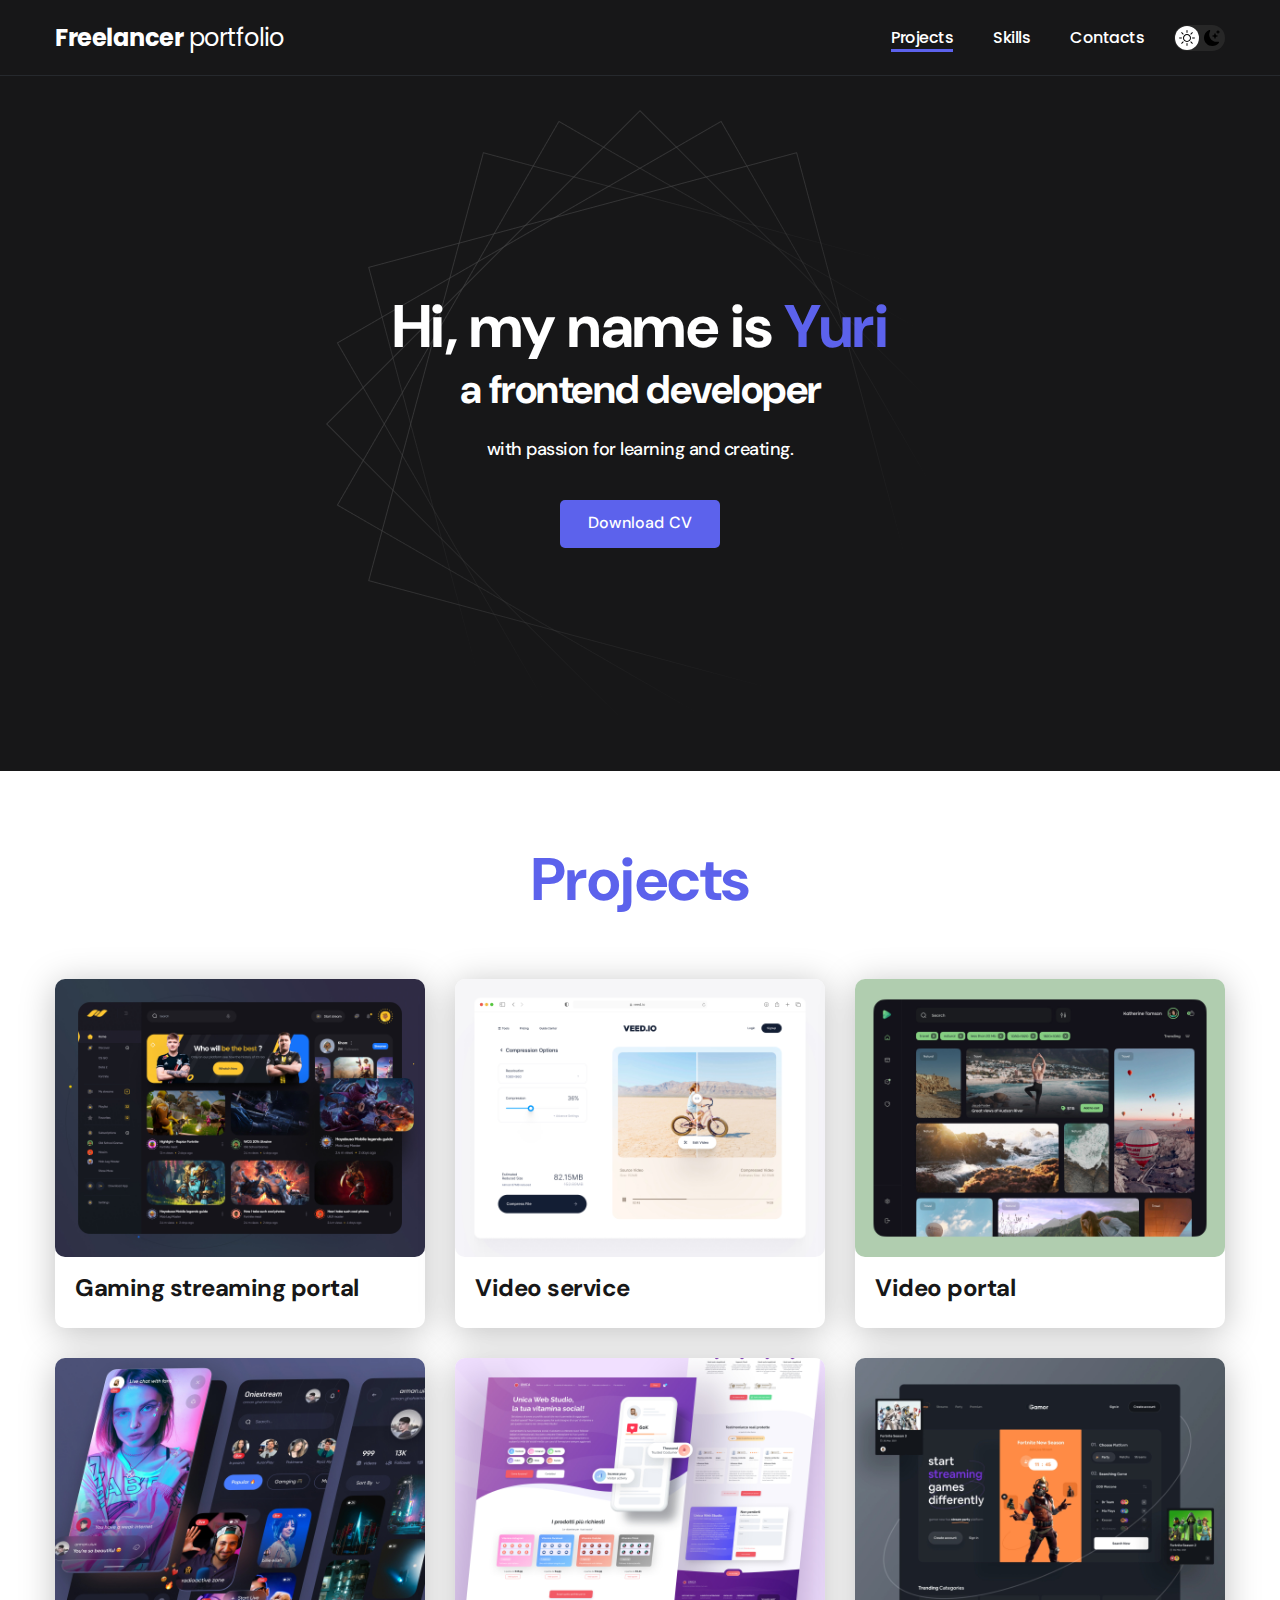
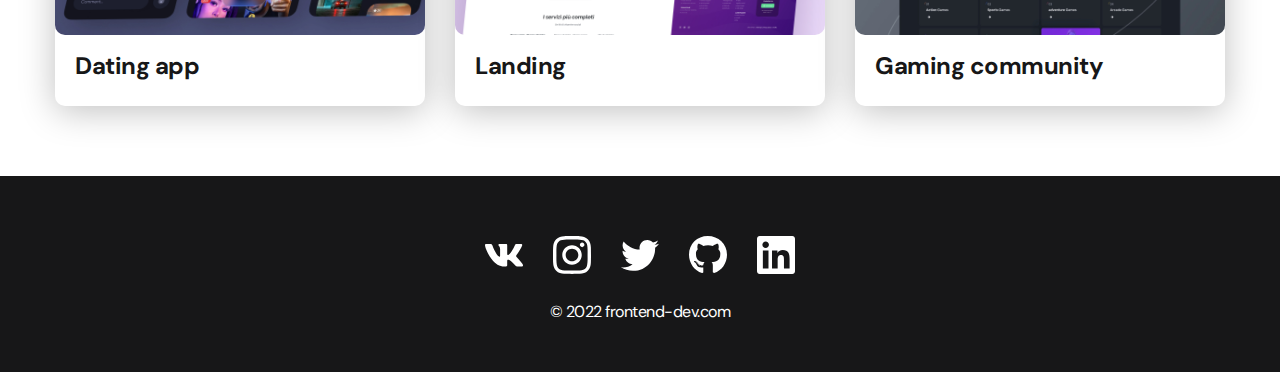
<file: index.html>
<!DOCTYPE html>
<html lang="en">
<head>
    <meta charset="UTF-8">
    <meta name="viewport" content="width=device-width, initial-scale=1.0">
    <title>Freelancer portfolio</title>
    <link rel="stylesheet" href="css/main.css">
    <script src="./js/main.js" defer></script>
</head>
<body>
    <nav class="nav">
        <div class="container">

            <div class="nav-row">
                <a href="./index.html" class="logo"><strong>Freelancer</strong> portfolio</a>

                <button class="dark-mode-btn">
                    <img src="./images/icons/sun.svg" alt="Light mode" class="dark-mode-btn__icon">
                    <img src="./images/icons/moon.svg" alt="Dark mode" class="dark-mode-btn__icon">
                </button>

                <ul class="nav-list">
                    <li class="nav-list__item">
                        <a href="./index.html" class="nav-list__link nav-list__link--active">Projects</a>
                    </li>
                    <li class="nav-list__item">
                        <a href="./skills.html" class="nav-list__link">Skills</a>
                    </li>
                    <li class="nav-list__item">
                        <a href="./contacts.html" class="nav-list__link">Contacts</a>
                    </li>
                </ul>
            </div>

        </div>
    </nav>

    <header class="header">
        <div class="header__wrapper">

            <h1 class="header__title">
                <strong>Hi, my name is <em>Yuri</em></strong><br>
                a frontend developer
            </h1>
            <div class="header__text">
                <p>with passion for learning and creating.</p>
            </div>
            <a href="#" class="btn">Download CV</a>
        </div>
    </header>

    <main class="section">
        <div class="container">
            <h2 class="title-1">Projects</h2>

            <ul class="projects">
                <li class="project">
                    <a href="./project-page.html">
                        
                        <img src="./images/projects/01-big.jpg" alt="project img" class="project__image">
                        <h3 class="project__title">Gaming streaming portal</h3>
                        
                    </a>
                </li>
                <li class="project">
                    <a href="./project-page.html">
                        <img src="./images/projects/02-big.jpg" alt="project img" class="project__image">
                        <h3 class="project__title">Video service</h3>
                    </a>
                </li>
                <li class="project">
                    <a href="./project-page.html">
                        <img src="./images/projects/03-big.jpg" alt="project img" class="project__image">
                        <h3 class="project__title">Video portal</h3>
                    </a>
                </li>
                <li class="project">
                    <a href="./project-page.html">
                        <img src="./images/projects/04-big.jpg" alt="project img" class="project__image">
                        <h3 class="project__title">Dating app</h3>
                    </a>
                </li>
                <li class="project">
                    <a href="./project-page.html">
                        <img src="./images/projects/05-big.jpg" alt="project img" class="project__image">
                        <h3 class="project__title">Landing</h3>
                    </a>
                </li>
                <li class="project">
                    <a href="./project-page.html">
                        <img src="./images/projects/06-big.jpg" alt="project img" class="project__image">
                        <h3 class="project__title">Gaming community</h3>
                    </a>
                </li>
            </ul>
        </div>
    </main>

    <footer class="footer">
        <div class="container">
            <div class="footer__wrapper">

                <ul class="social">
                    <li class="social__item"><a href="#"><img src="./images/icons/vk.svg" alt="link"></a></li>
                    <li class="social__item"><a href="#"><img src="./images/icons/instagram.svg" alt="link"></a></li>
                    <li class="social__item"><a href="#"><img src="./images/icons/twitter.svg" alt="link"></a></li>
                    <li class="social__item"><a href="#"><img src="./images/icons/gitHub.svg" alt="link"></a></li>
                    <li class="social__item"><a href="#"><img src="./images/icons/linkedIn.svg" alt="link"></a></li>
                </ul>
                
                <div class="copyright">
                    <p>© 2022 frontend-dev.com</p>
                </div>
            </div>
        </div>
    </footer>
</body>
</html>
</file>
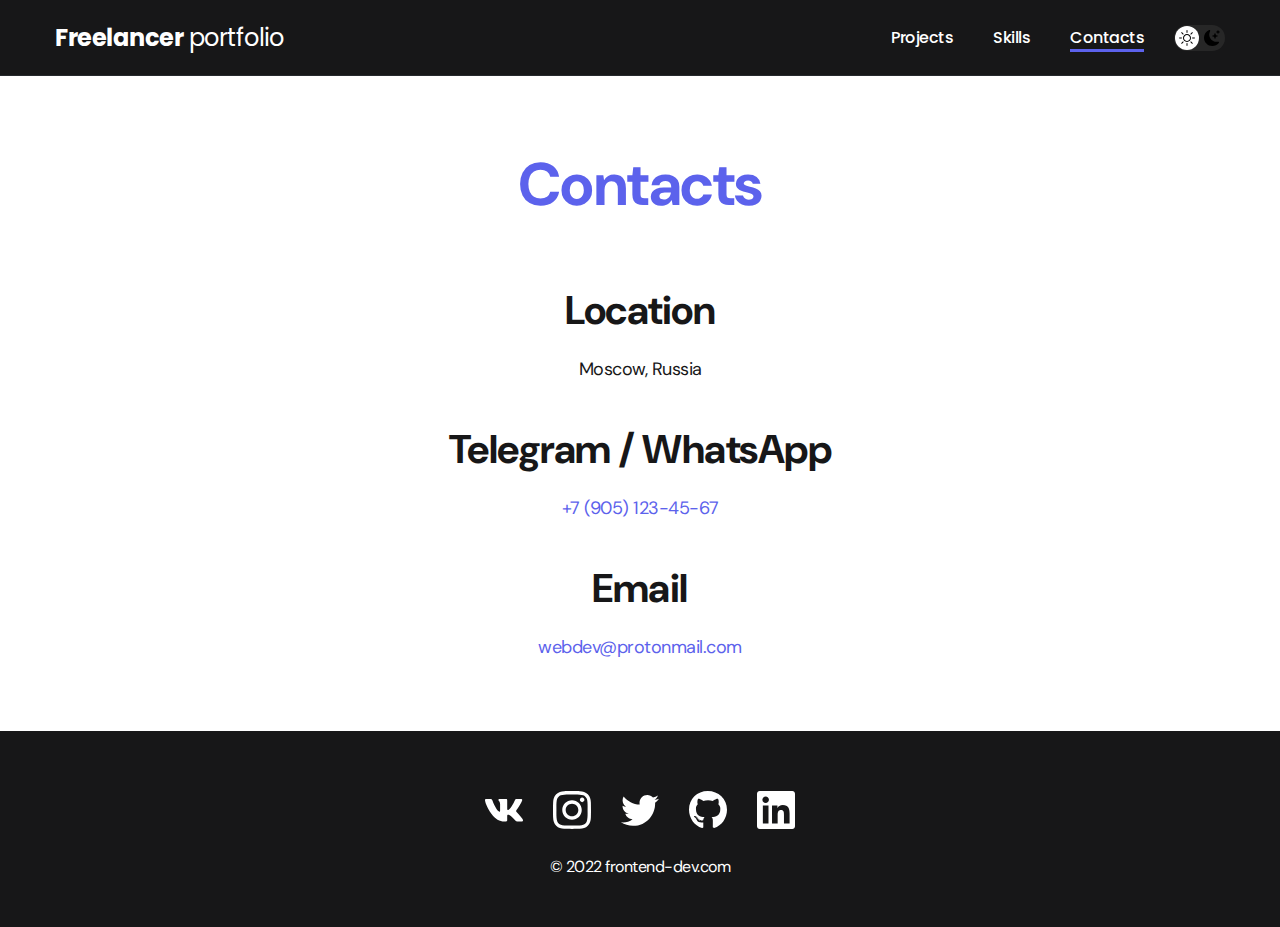
<file: contacts.html>
<!DOCTYPE html>
<html lang="en">
<head>
    <meta charset="UTF-8">
    <meta name="viewport" content="width=device-width, initial-scale=1.0">
    <title>Freelancer portfolio</title>
    <link rel="stylesheet" href="css/main.css">
    <script src="./js/main.js" defer></script>
</head>
<body>
    <nav class="nav">
        <div class="container">

            <div class="nav-row">
                <a href="./index.html" class="logo"><strong>Freelancer</strong> portfolio</a>

                <button class="dark-mode-btn">
                    <img src="./images/icons/sun.svg" alt="Light mode" class="dark-mode-btn__icon">
                    <img src="./images/icons/moon.svg" alt="Dark mode" class="dark-mode-btn__icon">
                </button>

                <ul class="nav-list">
                    <li class="nav-list__item">
                        <a href="./index.html" class="nav-list__link">Projects</a>
                    </li>
                    <li class="nav-list__item">
                        <a href="./skills.html" class="nav-list__link">Skills</a>
                    </li>
                    <li class="nav-list__item">
                        <a href="./contacts.html" class="nav-list__link nav-list__link--active">Contacts</a>
                    </li>
                </ul>
            </div>

        </div>
    </nav>

    <main class="section">
        <div class="container">
            
            <h1 class="title-1">Contacts</h1>

            <ul class="content-list">

                <li class="content-list__item">
                    <h2 class="title-2">Location</h2>
                    <p>Moscow, Russia</p>
                </li>

                <li class="content-list__item">
                    <h2 class="title-2">Telegram / WhatsApp</h2>
                    <p><a href="tel: +79051234567">+7 (905) 123-45-67</a></p>
                </li>

                <li class="content-list__item">
                    <h2 class="title-2">Email</h2>
                    <p><a href="mailto:webdev@protonmail.com">webdev@protonmail.com</a></p>
                </li>
                
            </ul>

        </div>
    </main>

    <footer class="footer">
        <div class="container">
            <div class="footer__wrapper">

                <ul class="social">
                    <li class="social__item"><a href="#"><img src="./images/icons/vk.svg" alt="link"></a></li>
                    <li class="social__item"><a href="#"><img src="./images/icons/instagram.svg" alt="link"></a></li>
                    <li class="social__item"><a href="#"><img src="./images/icons/twitter.svg" alt="link"></a></li>
                    <li class="social__item"><a href="#"><img src="./images/icons/gitHub.svg" alt="link"></a></li>
                    <li class="social__item"><a href="#"><img src="./images/icons/linkedIn.svg" alt="link"></a></li>
                </ul>
                
                <div class="copyright">
                    <p>© 2022 frontend-dev.com</p>
                </div>
            </div>
        </div>
    </footer>
</body>
</html>
</file>
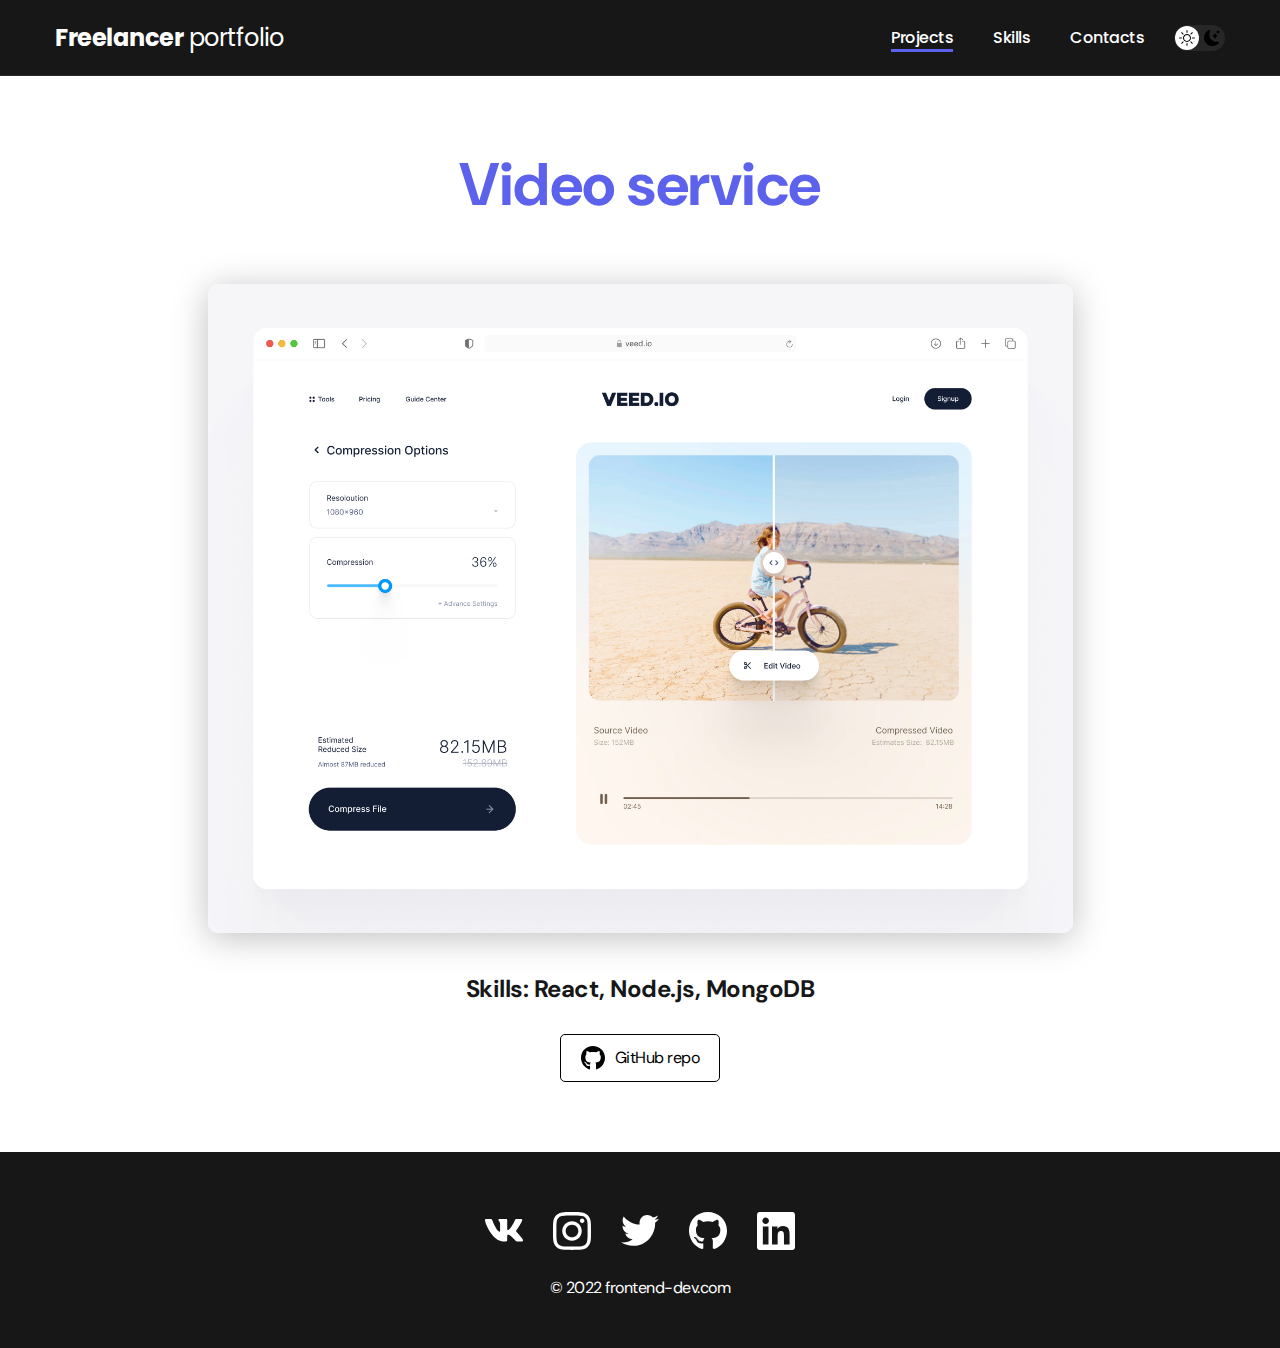
<file: project-page.html>
<!DOCTYPE html>
<html lang="en">
<head>
    <meta charset="UTF-8">
    <meta name="viewport" content="width=device-width, initial-scale=1.0">
    <title>Freelancer portfolio</title>
    <link rel="stylesheet" href="css/main.css">
    <script src="./js/main.js" defer></script>
</head>
<body>
    <nav class="nav">
        <div class="container">

            <div class="nav-row">
                <a href="./index.html" class="logo"><strong>Freelancer</strong> portfolio</a>

                <button class="dark-mode-btn">
                    <img src="./images/icons/sun.svg" alt="Light mode" class="dark-mode-btn__icon">
                    <img src="./images/icons/moon.svg" alt="Dark mode" class="dark-mode-btn__icon">
                </button>

                <ul class="nav-list">
                    <li class="nav-list__item">
                        <a href="./index.html" class="nav-list__link nav-list__link--active">Projects</a>
                    </li>
                    <li class="nav-list__item">
                        <a href="./skills.html" class="nav-list__link">Skills</a>
                    </li>
                    <li class="nav-list__item">
                        <a href="./contacts.html" class="nav-list__link">Contacts</a>
                    </li>
                </ul>
            </div>

        </div>
    </nav>

    <main class="section">
        <div class="container">
            
            <div class="project-details">

                <h1 class="title-1">Video service</h1>

                <img src="./images/projects/02-big.jpg" alt="" class="project-details__cover">
                
                <div class="project-details__desk">
                    <p>Skills: React, Node.js, MongoDB</p>

                </div>

                <a href="#" class="btn-outline">
                    <img src="./images/icons/gitHub-black.svg" alt="">
                    GitHub repo
                </a>
                
                
            </div>
        </div>
    </main>

    <footer class="footer">
        <div class="container">
            <div class="footer__wrapper">

                <ul class="social">
                    <li class="social__item"><a href="#"><img src="./images/icons/vk.svg" alt="link"></a></li>
                    <li class="social__item"><a href="#"><img src="./images/icons/instagram.svg" alt="link"></a></li>
                    <li class="social__item"><a href="#"><img src="./images/icons/twitter.svg" alt="link"></a></li>
                    <li class="social__item"><a href="#"><img src="./images/icons/gitHub.svg" alt="link"></a></li>
                    <li class="social__item"><a href="#"><img src="./images/icons/linkedIn.svg" alt="link"></a></li>
                </ul>
                
                <div class="copyright">
                    <p>© 2022 frontend-dev.com</p>
                </div>
            </div>
        </div>
    </footer>
</body>
</html>
</file>
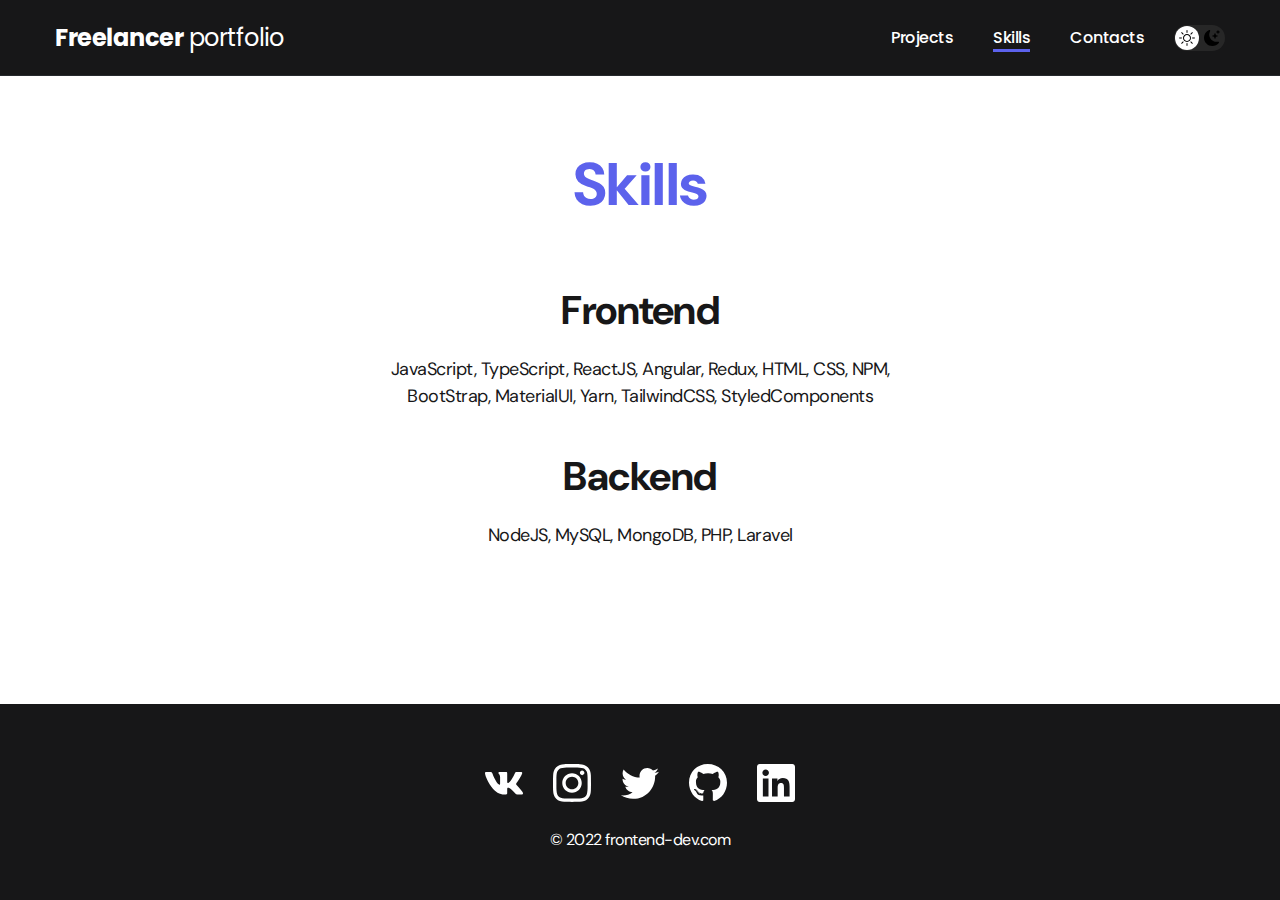
<file: skills.html>
<!DOCTYPE html>
<html lang="en">
<head>
    <meta charset="UTF-8">
    <meta name="viewport" content="width=device-width, initial-scale=1.0">
    <title>Freelancer portfolio</title>
    <link rel="stylesheet" href="css/main.css">
    <script src="./js/main.js" defer></script>
</head>
<body>
    <nav class="nav">
        <div class="container">

            <div class="nav-row">
                <a href="./index.html" class="logo"><strong>Freelancer</strong> portfolio</a>

                <button class="dark-mode-btn">
                    <img src="./images/icons/sun.svg" alt="Light mode" class="dark-mode-btn__icon">
                    <img src="./images/icons/moon.svg" alt="Dark mode" class="dark-mode-btn__icon">
                </button>

                <ul class="nav-list">
                    <li class="nav-list__item">
                        <a href="./index.html" class="nav-list__link">Projects</a>
                    </li>
                    <li class="nav-list__item">
                        <a href="./skills.html" class="nav-list__link nav-list__link--active">Skills</a>
                    </li>
                    <li class="nav-list__item">
                        <a href="./contacts.html" class="nav-list__link">Contacts</a>
                    </li>
                </ul>
            </div>

        </div>
    </nav>

    <main class="section">
        <div class="container">
            
            <h1 class="title-1">Skills</h1>

            <ul class="content-list">

                <li class="content-list__item">
                    <h2 class="title-2">Frontend</h2>
                    <p>JavaScript, TypeScript, ReactJS, Angular, Redux, HTML, CSS, NPM, BootStrap, MaterialUI, Yarn, TailwindCSS, StyledComponents</p>
                </li>

                <li class="content-list__item">
                    <h2 class="title-2">Backend</h2>
                    <p>NodeJS, MySQL, MongoDB, PHP, Laravel</p>
                </li>
                
            </ul>

        </div>
    </main>

    <footer class="footer">
        <div class="container">
            <div class="footer__wrapper">

                <ul class="social">
                    <li class="social__item"><a href="#"><img src="./images/icons/vk.svg" alt="link"></a></li>
                    <li class="social__item"><a href="#"><img src="./images/icons/instagram.svg" alt="link"></a></li>
                    <li class="social__item"><a href="#"><img src="./images/icons/twitter.svg" alt="link"></a></li>
                    <li class="social__item"><a href="#"><img src="./images/icons/gitHub.svg" alt="link"></a></li>
                    <li class="social__item"><a href="#"><img src="./images/icons/linkedIn.svg" alt="link"></a></li>
                </ul>
                
                <div class="copyright">
                    <p>© 2022 frontend-dev.com</p>
                </div>
            </div>
        </div>
    </footer>
</body>
</html>
</file>
<file: css/main.css>
@import "./reset.css";
@import url('https://fonts.googleapis.com/css2?family=DM+Sans:opsz,wght@9..40,400;9..40,500;9..40,700&family=Poppins:wght@400;500;700&display=swap');


/* font-family: 'DM Sans', sans-serif; */
/* font-family: 'Poppins', sans-serif; */

:root {
   --blackpure: #000;
   --black: #171718;
   --black-border: #26292D;
   --white: #fff;
   --purple: #5C62EC;

   --dark-bg: var(--black);
   --dark-border: var(--black-border);
   --header-text: var(--white);
   --accent: var(--purple);

   /* Light mode */
   --page-bg: var(--white);
   --text-color: var(--black);

   --title-1: var(--accent);

   --project-card-bg: var(--white);
   --project-cark-text: var(--black);
   --box-shadow: 0px 5px 35px 0px rgba(0, 0, 0, 0.25);
}

.dark {
   /* Dark mode */
   --page-bg: #252526;
   --text-color: var(--white);

   --title-1: var(--white);

   --project-card-bg: var(--black);
   --project-cark-text: var(--white);
   --box-shadow: 0px 5px 35px 0px rgba(0, 0, 0, 0.8);
}

html, body {
   display: flex;
   flex-direction: column;
   min-height: 100vh;

   font-family: 'DM Sans', sans-serif;
   letter-spacing: -0.5px;

   /* Light mode */

   background-color: var(--page-bg);
   color: var(--text-color);
}
 
/* General */

.container {
   margin: auto;
   padding: 0 15px;
   max-width: 1200px;
}

.none {
  display: none !important;
}

.section {
   padding: 70px 0;
}

.title-1 {
   margin-bottom: 60px;

   font-size: 60px;
   font-weight: 700;
   line-height: 1.3;
   color: var(--title-1);
   text-align: center;
}

.title-2 {
   margin-bottom: 20px;

   font-size: 40px;
   line-height: 1.3;
   font-weight: 700;
}

 /* Nav */

 .nav {
   background-color: var(--dark-bg);
   color: #fff;
   padding: 20px 0;
   border-bottom: 1px solid var(--dark-border);
 }

 .nav-row {
    display: flex;
    justify-content: flex-end;
    align-items: center;
    column-gap: 30px;
    row-gap: 20px;
    flex-wrap: wrap;
 }

 .logo {
   margin-right: auto;
   color: var(--header-text);
   font-family: 'Poppins', sans-serif;
   font-size: 24px;
   font-weight: 400;

   & strong {
      font-weight: 700;
   }
 }

.nav-list {
   display: flex;
   row-gap: 10px;
   align-items: center;
   column-gap: 40px;
   font-size: 16px;
   font-weight: 500;
   font-family: 'Poppins', sans-serif;
}

.nav-list__link {
   color: var(--header-text);

   transition: opacity 0.2s ease-in;

   &:hover {
   opacity: 0.8;
   }
}

.nav-list__link--active {
   position: relative;
}

.nav-list__link--active::before {
   content: "";
   height: 3px;
   position: absolute;
   top: 100%;
   left: 0px;
   width: 100%;
   background-color: var(--accent);
}

  /* Header */

.header {
   padding: 40px 0;
   min-height: 695px;
   
   display: flex;
   justify-content: center;
   align-items: center;

   background-color: var(--dark-bg);
   background-image: url('./../images/header-bg.png');
   background-repeat: no-repeat;
   background-size: auto;
   background-position: center center;

   color: var(--header-text);
   text-align: center;
}

.header__wrapper {
   padding: 0 15px;
   max-width: 660px;
}

.header__title {
   font-size: 40px;
   font-weight: 700;
   line-height: 140%;

   margin-bottom: 20px;

   & strong {
      font-size: 60px;
      font-weight: 700;
   }

   & em {
      font-style: normal;
      color: var(--accent);
   }
}

.header__text {
   margin-bottom: 40px;
   font-size: 18px;
   font-weight: 500;
   line-height: 1.333;

   & p + p{
      margin-top: 0.5em;
   }
}

/* Btn */

.btn {
   display: inline-block;
   height: 48px;
   padding: 12px 28px;

   background-color: var(--accent);
   border-radius: 5px;
   color: var(--white);
   letter-spacing: 0.15px;
   font-size: 16px;
   font-weight: 500;

   transition: opacity 0.2s ease-in;

   &:hover {
      opacity: 0.8;
   }

   &:active {
      position: relative;
      top: 1px;
   }
}

/* Btn outline */

.btn-outline {
   display: flex;
   align-items: center;
   column-gap: 10px;

   padding: 12px 20px;
   height: 48px;
   
   border-radius: 5px;
   border: 1px solid #000;
   background-color: var(--white);
   color: var(--blackpure);

   transition: opacity 0.2s ease-in;

   &:hover {
      opacity: 0.8;
   }

   &:active {
      position: relative;
      top: 1px;
   }
}

/* Dark mode btn*/

.dark-mode-btn {
   order: 9;
   display: flex;
   justify-content: space-between;
   width: 51px;
   height: 26px;
   padding: 5px;

   border-radius: 50px;
   background-color: #272727;

   position: relative;
   
   &::before {
      content: "";
      
      position: absolute;
      top: 1px;
      left: 1px;
      
      display: block;
      width: 24px;
      height: 24px;

      border-radius: 50%;
      background-color: var(--white);

      transition: left 0.22s ease-in;
   }
}

.dark-mode-btn--active::before {
   left: 26px;
}

.dark-mode-btn__icon {
   position: relative;
   z-index: 9;
}

/* Section Projects */

.projects {
   display: flex;
   justify-content: center;
   flex-wrap: wrap;
   column-gap: 30px;
   row-gap: 30px;
}

.project {
   max-width: 370px;
   background-color: var(--project-card-bg);
   border-radius: 10px;
   box-shadow: var(--box-shadow)
}

.project__image {
   border-radius: 10px;
}

.project__title {
   padding: 15px 20px 25px;
   font-size: 24px;
   font-weight: 700;
   line-height: 1.3;
   color: var(--project-cark-text);
}

/* Project details */

.project-details {
   max-width: 865px;
   margin: 0 auto;

   display: flex;
   flex-direction: column;
   align-items: center;
   text-align: center;
}

.project-details__cover {
   max-width: 100%;
   margin-bottom: 40px;
   box-shadow: 0px 5px 35px 0px rgba(0, 0, 0, 0.25);
   border-radius: 10px;
}

.project-details__desk {
   margin-bottom: 30px;

   font-size: 24px;
   font-weight: 700;
   line-height: 1.3;
}

/* Content list */

.content-list {
   margin: 0 auto;
   max-width: 570px;
   display: flex;
   flex-direction: column;
   align-items: center;
   row-gap: 40px;
   text-align: center;

   & a {
      color: var(--accent);
   }
}

.content-list__item {
   font-size: 18px;
   line-height: 1.5;

   & p + p {
      margin-top: 0.5em;
   }
}


/* Footer */

.footer {
   margin-top: auto;
   background-color: var(--dark-bg);
   padding: 60px 0 50px;
   color: var(--header-text);
}

.footer__wrapper {
   display: flex;
   flex-direction: column;
   align-items: center;
   row-gap: 27px;
}

.social {
   display: flex;
   align-items: center;
   column-gap: 30px;
}
 
.copyright {
   font-size: 16px;

   & p + p {
      margin-top: 0.5em;
   }
}

@media (max-width: 620px) {

   /* Nav row */

   .nav-row {
      justify-content: space-between;
   }
   
   .dark-mode-btn {
      order: 0;
   }

   /* Header */

   .header {
      min-height: unset;
   }

   .header__title {
      font-size: 30px;

      & strong {
         font-size: 40px;
      }
   }

   /* General */

   .section {
      padding: 40px 0;
   }

   .title-1 {
      margin-bottom: 30px;
      font-size: 40px;
   }
  
   .title-2 {
      margin-bottom: 10px;
      font-size: 30px;
   }

   /* Project */

  .project__title {
      font-size: 22px;
   }

  .project-details__desk {
      margin-bottom: 20px;
      font-size: 22px;
   }
   
   /* Content list */
   
   .content-list {
      row-gap: 20px;
   }

   .content-list__item {
      font-size: 16px;
   }

   /* Footer */
   
   .footer {
      padding: 40px 0;
      column-gap: 20px;
   }
   
   .footer__wrapper {
      row-gap: 20px;
   }
   
   /* Social */
   
   .social {
      column-gap: 20px;
   }
   
   .social__item {
      width: 28px;
   }
}
</file>
